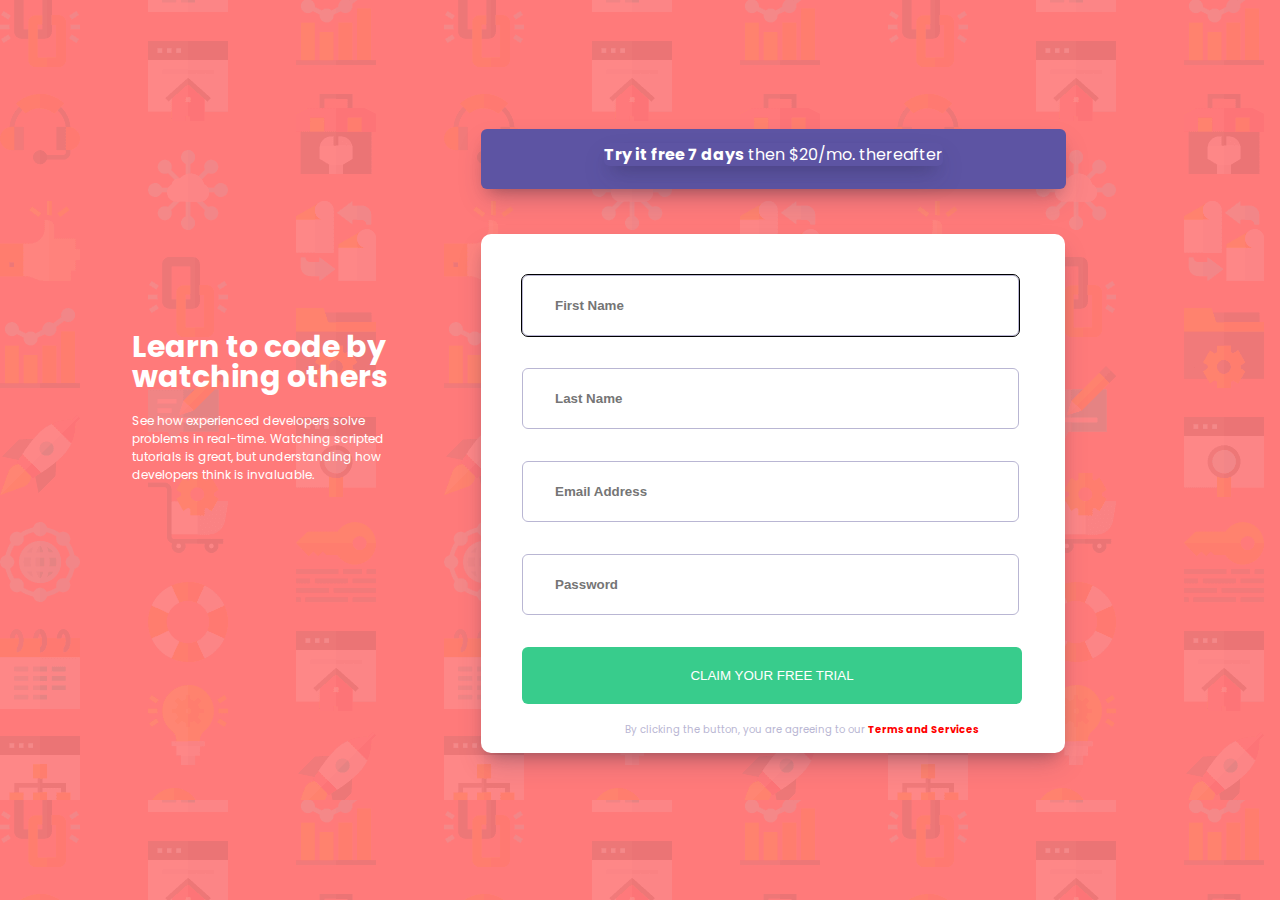
<file: index.html>
<!DOCTYPE html>
<html lang="en">
<head>
    <meta charset="UTF-8">
    <meta http-equiv="X-UA-Compatible" content="IE=edge, chrome=1">
    <meta name="viewport" content="width=device-width, initial-scale=1.0">
    <link rel="preconnect" href="https://fonts.googleapis.com">
    <link rel="preconnect" href="https://fonts.gstatic.com" crossorigin>
    <link href="https://fonts.googleapis.com/css2?family=Poppins:wght@400;500;600;700&display=swap" rel="stylesheet">
    <link rel="stylesheet" href="./style.css">
    <title>Frontend Mentor | Intro component with sign up form</title>
</head>
<body>
    <div id="container">
        <div id="content-text">
            <h1 id="header">
                Learn to code by watching others
            </h1>
            <p id="description">
                See how experienced developers solve problems in real-time. Watching scripted tutorials is great, but understanding how developers think is invaluable.
            </p>
        </div>
        <div id="content-form">
            <div id="trial">
                <div id="trial-align">
                    <a href="#" id="trial"><b>Try it free 7 days</b> then $20/mo. thereafter</a>
                </div>
            </div>
            <form>
                <!-- User Input -->
                <div id="input">
                    <input type="text" name="first-name" id="user-input" class="user-input" placeholder="First Name" minlength="1" maxlength="8" autofocus required>
                </div>
                <!-- Message -->
                <div id="message">
                    <p id="error-message" class="error-message">First Name cannot be empty</p>
                </div>
                <!-- User Input -->
                <div id="input">
                    <input type="text" name="last-name" id="user-input" class="user-input" placeholder="Last Name" minlength="1" maxlength="8" required>
                </div>
                <!-- Message -->
                <div id="message">
                    <p id="error-message" class="error-message">Last Name cannot be empty</p>
                </div>
                <!-- User Input -->
                <div id="input">
                    <input type="email" name="email" id="user-input" class="user-input" placeholder="Email Address" pattern="[a-z0-9]+@[a-z]+\.[a-z]{2,3}" required>
                </div>
                <!-- Message -->
                <div id="message">
                    <p id="error-message" class="error-message">Looks like this is not an email</p>
                </div>
                <!-- User Input -->
                <div id="input">
                    <input type="password" name="password" id="user-input" class="user-input" placeholder="Password" required>
                </div>
                <!-- Message -->
                <div id="message">
                    <p id="error-message" class="error-message">Password cannot be empty</p>
                </div>
                <div id="submit">
                    <input type="submit" id="claim" value="Claim Your Free Trial" onclick="validity()">
                </div>
                <div id="terms">
                    <p id="terms">By clicking the button, you are agreeing to our <b id="terms">Terms and Services</b></p>
                </div>
            </form>
        </div>
    </div>
    <script src="./script.js"></script>
</body>
</html>
</file>
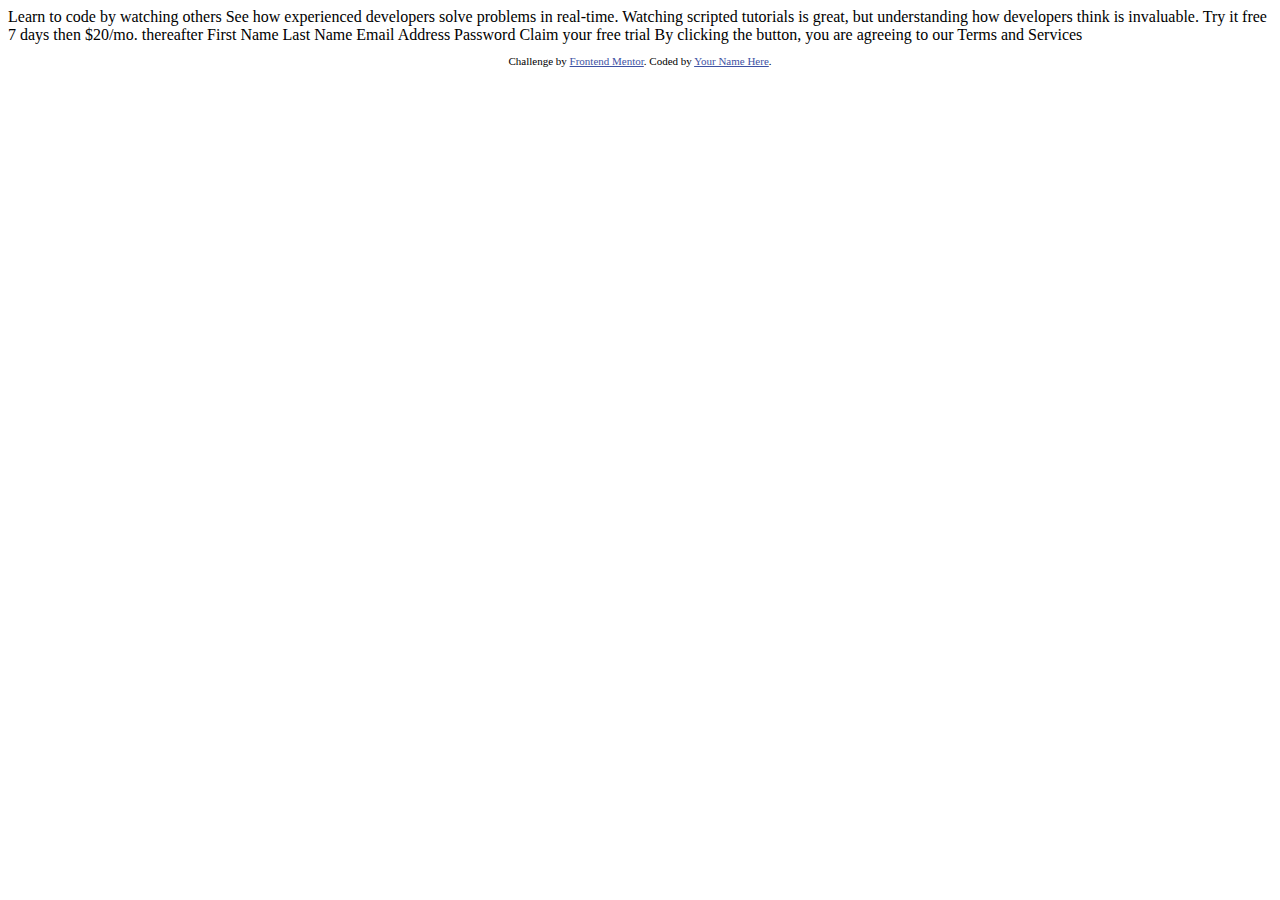
<file: direction/index-direction.html>
<!-- https://www.frontendmentor.io/challenges/intro-component-with-signup-form-5cf91bd49edda32581d28fd1/hub/intro-component-with-signup-form-nYSsDYZR0 -->
<!DOCTYPE html>
<html lang="en">
<head>
  <meta charset="UTF-8">
  <meta name="viewport" content="width=device-width, initial-scale=1.0"> <!-- displays site properly based on user's device -->

  <link rel="icon" type="image/png" sizes="32x32" href="./images/favicon-32x32.png">
  
  <title>Frontend Mentor | Intro component with sign up form</title>

  <!-- Feel free to remove these styles or customise in your own stylesheet 👍 -->
  <style>
    .attribution { font-size: 11px; text-align: center; }
    .attribution a { color: hsl(228, 45%, 44%); }
  </style>
</head>
<body>

  Learn to code by watching others

  See how experienced developers solve problems in real-time. Watching scripted tutorials is great, 
  but understanding how developers think is invaluable. 

  Try it free 7 days then $20/mo. thereafter

  First Name 
  Last Name 
  Email Address
  Password

  Claim your free trial 

  By clicking the button, you are agreeing to our Terms and Services
  
  <footer>
    <p class="attribution">
      Challenge by <a href="https://www.frontendmentor.io?ref=challenge" target="_blank">Frontend Mentor</a>. 
      Coded by <a href="#">Your Name Here</a>.
    </p>
  </footer>
</body>
</html>
</file>
<file: style.css>
:root {
    --red: hsl(0, 100%, 74%);
    --green: hsl(154, 59%, 51%);
    --grayish-blue: hsl(246, 25%, 77%);
    --dark-blue: hsl(249, 10%, 26%);
}

body {
    background-image: url('./images/bg-intro-desktop.png');
    background-color: var(--red);
    font-family: 'Poppins', sans-serif;
}

#container{
    display: flex;
    flex-direction: row;
}

#content-text {
    color: white;
    width: 349px;
    height: 208px;
    padding-left: 124px;
    padding-top: 304px;
}

#header {
    font-size: 30px;
    line-height: 1;
}

#description {
    font-size: 12px;
    padding-right: 76px;
}

#error-message {
    visibility: hidden;
    text-align: right;
    padding-right: 48px;
    margin-top: -14px;
    font-size: 10px;
    color: var(--red);
    font-weight: bold;
    font-style: italic;
}

form {
    border-radius: 10px;
    background-color: white;
    padding-bottom: 20px;
    padding-top: 41px;
    padding-left: 41px;
    width: 543px;
    height: 458px;
    margin-bottom: 79px;
    margin-right: 163px;
    margin-top: 5vh;
    box-shadow: rgba(50, 50, 93, 0.25) 0px 13px 27px -5px, rgba(0, 0, 0, 0.3) 0px 8px 16px -8px;
}

#trial {
    margin-top: 121px;
    width: 583px;
}

input#user-input {
    width: 461px;
    height: 57px;
    margin-bottom: 20px;
    border-radius: 6px;
    padding-left: 32px;
    font-weight: bold;
    border: 1px solid var(--grayish-blue);
}

input#user-input:focus {
    outline: 1px solid black;
}

#claim {
    width: 500px;
    height: 57px;
    border-radius: 6px;
    text-align: center;
    text-transform: uppercase;
    background-color: var(--green);
    border: inherit;
    color: white;
}

#claim:hover {
    box-shadow: rgba(50, 50, 93, 0.25) 0px 13px 27px -5px, rgba(0, 0, 0, 0.3) 0px 8px 16px -8px;
}

p#terms {
    font-size: 10px;
    color: var(--grayish-blue);
    margin-top: 18px;
    margin-left: 103px
}

b#terms {
    color: red;
}

#trial {
    text-align: center;
    line-height: 2;
    color: white;
    text-decoration: none;
    background: #5D54A3;
    border-radius: 6px;
    width: 585px;
    height: 60px;
    box-shadow: rgba(50, 50, 93, 0.25) 0px 13px 27px -5px, rgba(0, 0, 0, 0.3) 0px 8px 16px -8px;
}

#trial-align {
    padding-top: 10px;
}

@media only screen and (min-width: 375px) and (max-width: 440px) {
    #container {
        display: flex;
        flex-direction: column;
    }
    #content-text {
        width: 461px;
        height: 118px;
        font-size: 13px;
        padding-top: 71px;
        padding-left: 10px;
        text-align: center;
    }
    #content-form {
        width: 328px;
        height: 443px;
    }
    #description {
        text-align: center;
        padding-left: 66px;
        font-size: 16px;
    }
    form {
        width: 371px;
        height: 443px;
        margin-left: 28px;
    }
    input#user-input {
        width: 292px;
        height: 56px;
        margin-bottom: 20px;
    }
    #trial {
        width: 414px;
        height: 89px;
        margin-left: 26px;
    }
    #trial-align {
        width: 234px;
        height: 93px;
        padding-left: 87px;
    }
    #claim {
        width: 321px;
    }
    #header {
        font-size: 22px;
        width: 200px;
        padding-left: 118px;
    }
    p#terms {
        font-size: 10px;
        text-align: center;
        margin-left: 12px;
        margin-top: 4px;
    }
    div#terms{
        width: 319px;
    }
}
</file>
